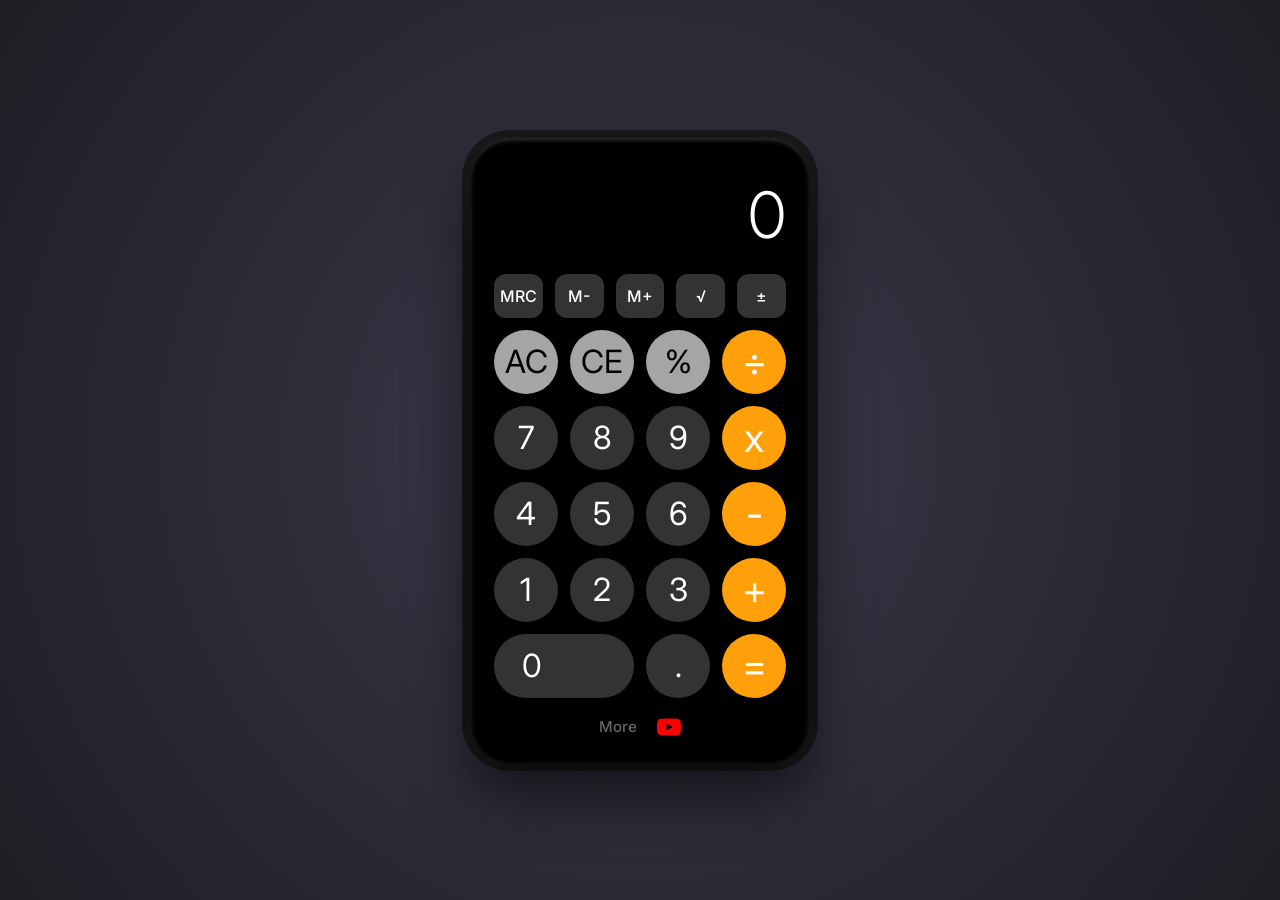
<file: Calculator/index.html>
<!-- 
  Developer: Molla Samser
  Organization: RSK World
  Website: https://rskworld.in
  YouTube Channel: http://www.youtube.com/@rskworldin?sub_confirmation=1
-->
<!DOCTYPE html>
<html lang="en">
<head>
  <meta charset="UTF-8">
  <meta name="viewport" content="width=device-width, initial-scale=1.0">
  <title>Calculator - rskworld.in</title>
  <link rel="preconnect" href="https://fonts.googleapis.com">
  <link rel="preconnect" href="https://fonts.gstatic.com" crossorigin>
  <link href="https://fonts.googleapis.com/css2?family=Inter:wght@400;600&display=swap" rel="stylesheet">
  <link rel="stylesheet" media="screen" href="https://fontlibrary.org/face/segment7" type="text/css"/>
  <link rel="stylesheet" href="style.css">
</head>
<body>
  <div id="calculator-container">
    <div id="myDIV">
      <div class="Screen">
        <div id="History"></div>
        <div id="Output">0</div>
      </div>
      
      <div id="MRC" class="SmallButton">MRC</div>
      <div id="mMinus" class="SmallButton">M-</div>
      <div id="mPlus" class="SmallButton">M+</div>
      <div id="sqrt" class="SmallButton">&#8730;</div>
      <div id="plusMinus" class="SmallButton">&plusmn;</div>
      
      <div id="AC" class="ButtonRed">AC</div>
      <div id="CE" class="ButtonRed">CE</div>
      <div id="%" class="Button">%</div>
      <div id="divide" class="Button">&divide;</div>
      
      <div id="7" class="Button">7</div>
      <div id="8" class="Button">8</div>
      <div id="9" class="Button">9</div>
      <div id="x" class="Button">x</div>
      
      <div id="4" class="Button">4</div>
      <div id="5" class="Button">5</div>
      <div id="6" class="Button">6</div>
      <div id="minus" class="Button">-</div>
      
      <div id="1" class="Button">1</div>
      <div id="2" class="Button">2</div>
      <div id="3" class="Button">3</div>
      <div id="plus" class="ButtonLarge">+</div>
      
      <div id="0" class="Button">0</div>
      <div id="decimal" class="Button">.</div>
      <div id="equals" class="Button">=</div>
      
      <div class="links-container">
        <a href="https://rskworld.in" target="_blank" class="link-more">More</a>
        <a href="http://www.youtube.com/@rskworldin?sub_confirmation=1" target="_blank" class="link-yt" aria-label="YouTube Channel">
          <svg viewBox="0 0 24 24" fill="currentColor" width="24" height="24">
            <path d="M23.498 6.186a3.016 3.016 0 0 0-2.122-2.136C19.505 3.5 12 3.5 12 3.5s-7.505 0-9.377.55a3.016 3.016 0 0 0-2.122 2.136C0 8.07 0 12 0 12s0 3.93.502 5.814a3.016 3.016 0 0 0 2.122 2.136c1.871.55 9.376.55 9.376.55s7.505 0 9.377-.55a3.016 3.016 0 0 0 2.122-2.136C24 15.93 24 12 24 12s0-3.93-.502-5.814zM9.545 15.568V8.432L15.818 12l-6.273 3.568z"/>
          </svg>
        </a>
      </div>
    </div>
  </div>
  <script src="script.js"></script>
</body>
</html>
</file>
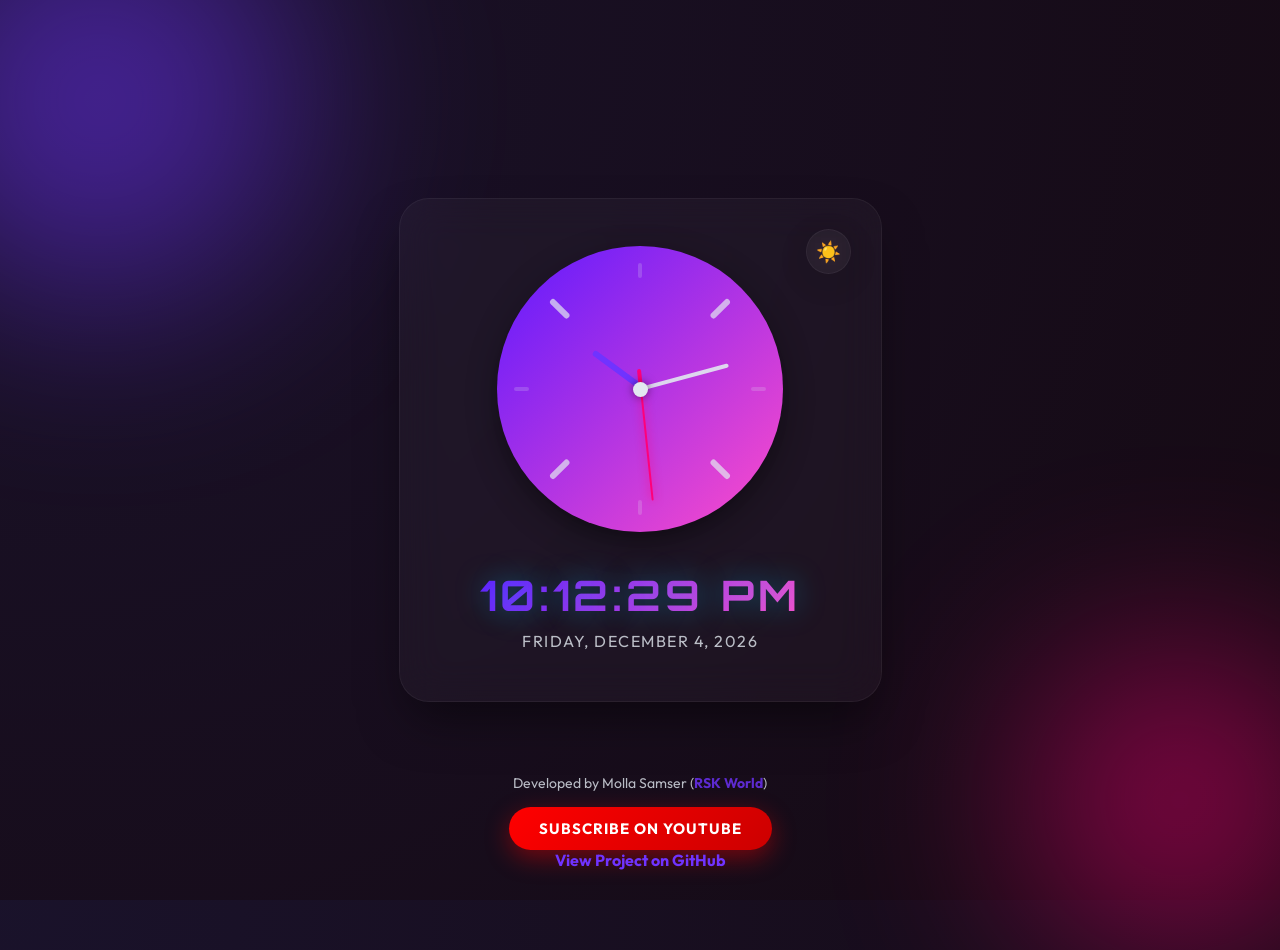
<file: Clock/index.html>
<!--
  Developer: Molla Samser
  Organization: RSK World
  YouTube: @rskworldin
-->
<!DOCTYPE html>
<html lang="en">
<head>
    <meta charset="UTF-8">
    <meta name="viewport" content="width=device-width, initial-scale=1.0">
    <title>Premium JavaScript Clock</title>
    <link rel="preconnect" href="https://fonts.googleapis.com">
    <link rel="preconnect" href="https://fonts.gstatic.com" crossorigin>
    <link href="https://fonts.googleapis.com/css2?family=Orbitron:wght@400;500;700;900&family=Outfit:wght@300;400;500;700&display=swap" rel="stylesheet">
    <link rel="stylesheet" href="style.css">
</head>
<body>
    <div class="wrapper">
        <div class="clock">
            <div class="clock-circles">
                <div class="clock-circles__item"></div>
                <div class="clock-circles__item"></div>
                <div class="clock-circles__item"></div>
                <div class="clock-circles__item">
                    <div class="wave"></div>
                    <div class="wave"></div>
                    <div class="wave"></div>
                    <div class="wave"></div>
                    <div class="wave"></div>
                </div>
            </div>
            <div class="clock-indicators">
                <div class="clock-indicators__item"></div>
                <div class="clock-indicators__item"></div>
                <div class="clock-indicators__item"></div>
                <div class="clock-indicators__item"></div>
                <div class="clock-indicators__item"></div>
                <div class="clock-indicators__item"></div>
                <div class="clock-indicators__item"></div>
                <div class="clock-indicators__item"></div>
            </div>
            <div class="clock-times">
                <div class="clock-times__second" id="second-hand"></div>
                <div class="clock-times__minute" id="minute-hand"></div>
                <div class="clock-times__hour" id="hour-hand"></div>
            </div>
        </div>
        
        <div class="clock-features">
            <div class="digital-time" id="digital-time">00:00:00</div>
            <div class="date-display" id="date-display">Day, Month Date, Year</div>
        </div>
        
        <button class="theme-toggle" id="theme-toggle" aria-label="Toggle Theme">☀️</button>
    </div>
    
    <div class="developer-info">
        <p>Developed by Molla Samser (<a href="https://rskworld.in" target="_blank">RSK World</a>)</p>
        <a href="https://www.youtube.com/@rskworldin?sub_confirmation=1" target="_blank" class="yt-link">Subscribe on YouTube</a>
        <br>
        <a href="https://github.com/rskworld/100-html-css-js-projects" target="_blank" class="github-link">View Project on GitHub</a>
    </div>

    <script src="script.js"></script>
</body>
</html>
</file>
<file: Calculator/style.css>
/* 
 * Developer: Molla Samser
 * Organization: RSK World
 * Website: https://rskworld.in
 * YouTube Channel: http://www.youtube.com/@rskworldin?sub_confirmation=1
 */

body {
  margin: 0;
  padding: 0;
  background: radial-gradient(circle at center, #3a3a4c 0%, #1e1e24 100%);
  font-family: 'Inter', sans-serif;
  color: #fff;
  display: flex;
  align-items: center;
  justify-content: center;
  min-height: 100vh;
}

#calculator-container {
  display: flex;
  flex-direction: column;
  align-items: center;
  justify-content: center;
  width: 100%;
  padding: 20px;
  box-sizing: border-box;
}

#myDIV {
  display: grid;
  grid-template-columns: repeat(20, 1fr);
  gap: 12px;
  width: 100%;
  max-width: 340px;
  padding: 24px;
  box-sizing: border-box;
  background: #000;
  border-radius: 40px;
  box-shadow: 0 30px 60px rgba(0,0,0,0.6), inset 0 2px 5px rgba(255,255,255,0.2), 0 0 0 8px #1a1a1a;
}

/* Screen */
.Screen {
  grid-column: 1 / span 20;
  width: 100%;
  height: 90px;
  box-sizing: border-box;
  margin-bottom: 10px;
  background: transparent;
  text-align: right;
  display: flex;
  flex-direction: column;
  justify-content: flex-end;
  padding-bottom: 5px;
}

#History {
  font-size: 20px;
  color: rgba(255, 255, 255, 0.5);
  font-weight: 400;
  overflow: hidden;
  white-space: nowrap;
}

#Output {
  font-size: 64px;
  font-weight: 300;
  color: #fff;
  overflow: hidden;
  white-space: nowrap;
  line-height: 1;
}

/* Base button styles */
div.SmallButton, div.Button, div.ButtonRed, div.ButtonLarge {
  display: flex;
  align-items: center;
  justify-content: center;
  cursor: pointer;
  user-select: none;
  transition: opacity 0.15s ease;
}

div.SmallButton:active, div.Button:active, div.ButtonRed:active, div.ButtonLarge:active {
  opacity: 0.5;
}

/* Row 1: Memory Buttons (5 items -> 4 cols each) */
div.SmallButton {
  grid-column: span 4;
  height: auto;
  aspect-ratio: auto;
  padding: 12px 0;
  border-radius: 12px;
  background: #333;
  color: #fff;
  font-size: 16px;
  font-weight: 500;
}

/* Standard Buttons (4 items per row -> 5 cols each) */
div.Button, div.ButtonRed, div.ButtonLarge {
  grid-column: span 5;
  border-radius: 50%;
  aspect-ratio: 1 / 1;
  font-size: 32px;
  font-weight: 400;
}

/* Specific Colors */
/* Numbers */
div.Button {
  background: #333;
  color: #fff;
}

/* Top row functions */
#AC, #CE, #\% {
  background: #a5a5a5;
  color: #000;
}

/* Operators */
#divide, #x, #minus, #plus, #equals {
  background: #ff9f0a;
  color: #fff;
  font-size: 40px;
}

/* Make 0 a wide pill (10 cols) */
#\30 {
  grid-column: span 10;
  aspect-ratio: auto; /* Remove 1/1 square constraint */
  border-radius: 40px;
  justify-content: flex-start;
  padding-left: 28px; 
}

/* The Plus button should no longer span 2 rows. It acts as a standard operator now. */
div.ButtonLarge {
  grid-row: auto; /* Reset any spanning */
}

/* Links */
.links-container {
  grid-column: 1 / span 20;
  margin-top: 5px;
  display: flex;
  justify-content: center;
  align-items: center;
  gap: 20px;
}
.link-more {
  color: rgba(255,255,255,0.4);
  text-decoration: none;
  font-size: 15px;
  font-weight: 500;
  transition: color 0.2s;
}
.link-more:hover {
  color: #fff;
}
.link-yt {
  color: #ff0000;
  display: flex;
  align-items: center;
  transition: transform 0.2s;
}
.link-yt:hover {
  transform: scale(1.1);
}
</file>
<file: Clock/style.css>
/**
 * Developer: Molla Samser
 * Organization: RSK World
 * YouTube: @rskworldin
 */

:root {
  /* Default is Dark Premium Theme */
  --bg-color: radial-gradient(circle at top left, #1e243a, #0b0c10);
  --clock-bg: #151a2e;
  --text-color: #e2e8f0;
  --feature-text: #64ffda;
  --glass-bg: rgba(255, 255, 255, 0.03);
  --glass-border: rgba(255, 255, 255, 0.05);
  --shadow-color: rgba(0, 0, 0, 0.5);
  --clock-rim: linear-gradient(135deg, #00c6ff, #0072ff);
  --accent-color: #00c6ff;
}

body.light-mode {
  --bg-color: radial-gradient(circle at top left, #f8fafc, #e2e8f0);
  --clock-bg: #ffffff;
  --text-color: #1e293b;
  --feature-text: #2563eb;
  --glass-bg: rgba(255, 255, 255, 0.6);
  --glass-border: rgba(255, 255, 255, 0.5);
  --shadow-color: rgba(100, 116, 139, 0.2);
  --clock-rim: linear-gradient(135deg, #3b82f6, #8b5cf6);
  --accent-color: #3b82f6;
}

* {
  box-sizing: border-box;
  margin: 0;
  padding: 0;
}

body {
  background: var(--bg-color);
  color: var(--text-color);
  font-family: 'Outfit', sans-serif;
  transition: all 0.4s ease;
  min-height: 100vh;
  display: flex;
  align-items: center;
  justify-content: center;
  overflow: hidden;
}

/* Background floating orbs */
body::before, body::after {
  content: '';
  position: absolute;
  border-radius: 50%;
  filter: blur(100px);
  z-index: -1;
  opacity: 0.5;
  animation: float 10s infinite ease-in-out alternate;
}

body::before {
  width: 400px;
  height: 400px;
  background: var(--accent-color);
  top: -100px;
  left: -100px;
}

body::after {
  width: 300px;
  height: 300px;
  background: #ff007a;
  bottom: -50px;
  right: -50px;
  animation-delay: -5s;
}

@keyframes float {
  0% { transform: translate(0, 0) scale(1); }
  100% { transform: translate(30px, 30px) scale(1.1); }
}

.wrapper {
  display: flex;
  flex-direction: column;
  align-items: center;
  justify-content: center;
  gap: 40px;
  padding: 50px 80px;
  border-radius: 30px;
  background: var(--glass-bg);
  backdrop-filter: blur(20px);
  -webkit-backdrop-filter: blur(20px);
  border: 1px solid var(--glass-border);
  box-shadow: 0 25px 50px -12px var(--shadow-color);
  z-index: 1;
}

.clock {
  width: 280px;
  height: 280px;
  border-radius: 50%;
  position: relative;
  background: var(--clock-bg);
  box-shadow: inset 0 0 20px rgba(0, 0, 0, 0.4), 0 10px 30px var(--shadow-color);
  display: flex;
  justify-content: center;
  align-items: center;
  z-index: 1; /* Establishes stacking context for ::before */
}

/* Outer Glowing Ring */
.clock::before {
  content: '';
  position: absolute;
  inset: -3px;
  border-radius: 50%;
  background: var(--clock-rim);
  z-index: -1;
  animation: spin 10s linear infinite;
}

@keyframes spin {
  100% { transform: rotate(360deg); }
}

/* Hide old circles */
.clock-circles {
  display: none;
}

/* Indicators */
.clock-indicators {
  position: absolute;
  width: 90%;
  height: 90%;
  border-radius: 50%;
}

.clock-indicators__item {
  position: absolute;
  left: calc(50% - 2px);
  width: 4px;
  height: 100%;
  transform-origin: center;
  z-index: 2;
  opacity: 0.2;
}

.clock-indicators__item:after {
  content: "";
  position: absolute;
  width: 4px;
  height: 15px;
  background: var(--text-color);
  border-radius: 10px;
}

.clock-indicators__item:nth-child(1),
.clock-indicators__item:nth-child(3),
.clock-indicators__item:nth-child(5),
.clock-indicators__item:nth-child(7) {
  opacity: 0.7;
}

.clock-indicators__item:nth-child(1):after,
.clock-indicators__item:nth-child(3):after,
.clock-indicators__item:nth-child(5):after,
.clock-indicators__item:nth-child(7):after {
  height: 25px;
  width: 6px;
  left: -1px;
}

.clock-indicators__item:nth-of-type(1) { transform: rotateZ(45deg); }
.clock-indicators__item:nth-of-type(2) { transform: rotateZ(90deg); }
.clock-indicators__item:nth-of-type(3) { transform: rotateZ(135deg); }
.clock-indicators__item:nth-of-type(4) { transform: rotateZ(180deg); }
.clock-indicators__item:nth-of-type(5) { transform: rotateZ(225deg); }
.clock-indicators__item:nth-of-type(6) { transform: rotateZ(270deg); }
.clock-indicators__item:nth-of-type(7) { transform: rotateZ(315deg); }
.clock-indicators__item:nth-of-type(8) { transform: rotateZ(360deg); }

/* Center Dot */
.clock::after {
  content: '';
  position: absolute;
  width: 15px;
  height: 15px;
  background: var(--text-color);
  border-radius: 50%;
  z-index: 10;
  box-shadow: 0 0 10px rgba(0,0,0,0.5);
}

.clock-times {
  position: absolute;
  width: 100%;
  height: 100%;
  border-radius: 50%;
}

.clock-times__second,
.clock-times__minute,
.clock-times__hour {
  position: absolute;
  left: 50%;
  bottom: 50%;
  transform-origin: bottom center;
  z-index: 5;
  border-radius: 50px;
}

.clock-times__second {
  height: 40%;
  width: 2px;
  background: #ff007a;
  transform: translateX(-50%);
  box-shadow: 0 0 10px #ff007a;
  z-index: 7;
}

/* Tail for second hand */
.clock-times__second::after {
  content: '';
  position: absolute;
  bottom: -20px;
  left: -1px;
  width: 4px;
  height: 20px;
  background: #ff007a;
  border-radius: 50px;
}

.clock-times__minute {
  height: 32%;
  width: 4px;
  background: var(--text-color);
  transform: translateX(-50%);
  opacity: 0.9;
  z-index: 6;
}

.clock-times__hour {
  height: 22%;
  width: 6px;
  background: var(--accent-color);
  transform: translateX(-50%);
  z-index: 5;
}

/* Features Text */
.clock-features {
  display: flex;
  flex-direction: column;
  align-items: center;
}

.digital-time {
  font-family: 'Orbitron', sans-serif;
  font-size: 42px;
  font-weight: 700;
  letter-spacing: 4px;
  background: var(--clock-rim);
  -webkit-background-clip: text;
  background-clip: text;
  -webkit-text-fill-color: transparent;
  text-shadow: 0 0 30px rgba(0, 198, 255, 0.4);
}

.date-display {
  font-size: 16px;
  font-weight: 400;
  letter-spacing: 1.5px;
  margin-top: 10px;
  text-transform: uppercase;
  opacity: 0.8;
}

.theme-toggle {
  position: absolute;
  top: 30px;
  right: 30px;
  width: 45px;
  height: 45px;
  display: flex;
  align-items: center;
  justify-content: center;
  border-radius: 50%;
  border: 1px solid var(--glass-border);
  background: var(--glass-bg);
  backdrop-filter: blur(10px);
  color: var(--text-color);
  font-size: 20px;
  cursor: pointer;
  box-shadow: 0 8px 32px 0 rgba(0, 0, 0, 0.1);
  transition: all 0.3s ease;
  z-index: 20;
}

.theme-toggle:hover {
  transform: translateY(-3px);
  background: rgba(255, 255, 255, 0.1);
  box-shadow: 0 12px 40px 0 rgba(0, 0, 0, 0.3);
}

/* Developer Footer */
.developer-info {
  position: absolute;
  bottom: 30px;
  left: 50%;
  transform: translateX(-50%);
  text-align: center;
  font-family: 'Outfit', sans-serif;
  z-index: 10;
  width: 100%;
}

.developer-info p {
  margin-bottom: 15px;
  font-size: 14px;
  opacity: 0.8;
}

.developer-info a {
  color: var(--accent-color);
  text-decoration: none;
  font-weight: 700;
}

.developer-info a:hover {
  text-decoration: underline;
  text-shadow: 0 0 10px var(--accent-color);
}

.developer-info .yt-link {
  display: inline-block;
  background: linear-gradient(135deg, #ff0000, #cc0000);
  color: #ffffff;
  padding: 12px 30px;
  border-radius: 30px;
  font-size: 15px;
  font-weight: 700;
  letter-spacing: 1px;
  text-transform: uppercase;
  box-shadow: 0px 8px 25px rgba(255, 0, 0, 0.4);
  transition: all 0.3s cubic-bezier(0.175, 0.885, 0.32, 1.275);
}

.developer-info .yt-link:hover {
  transform: translateY(-4px) scale(1.05);
  box-shadow: 0px 12px 30px rgba(255, 0, 0, 0.6);
  text-decoration: none;
  color: #fff;
}
</file>
